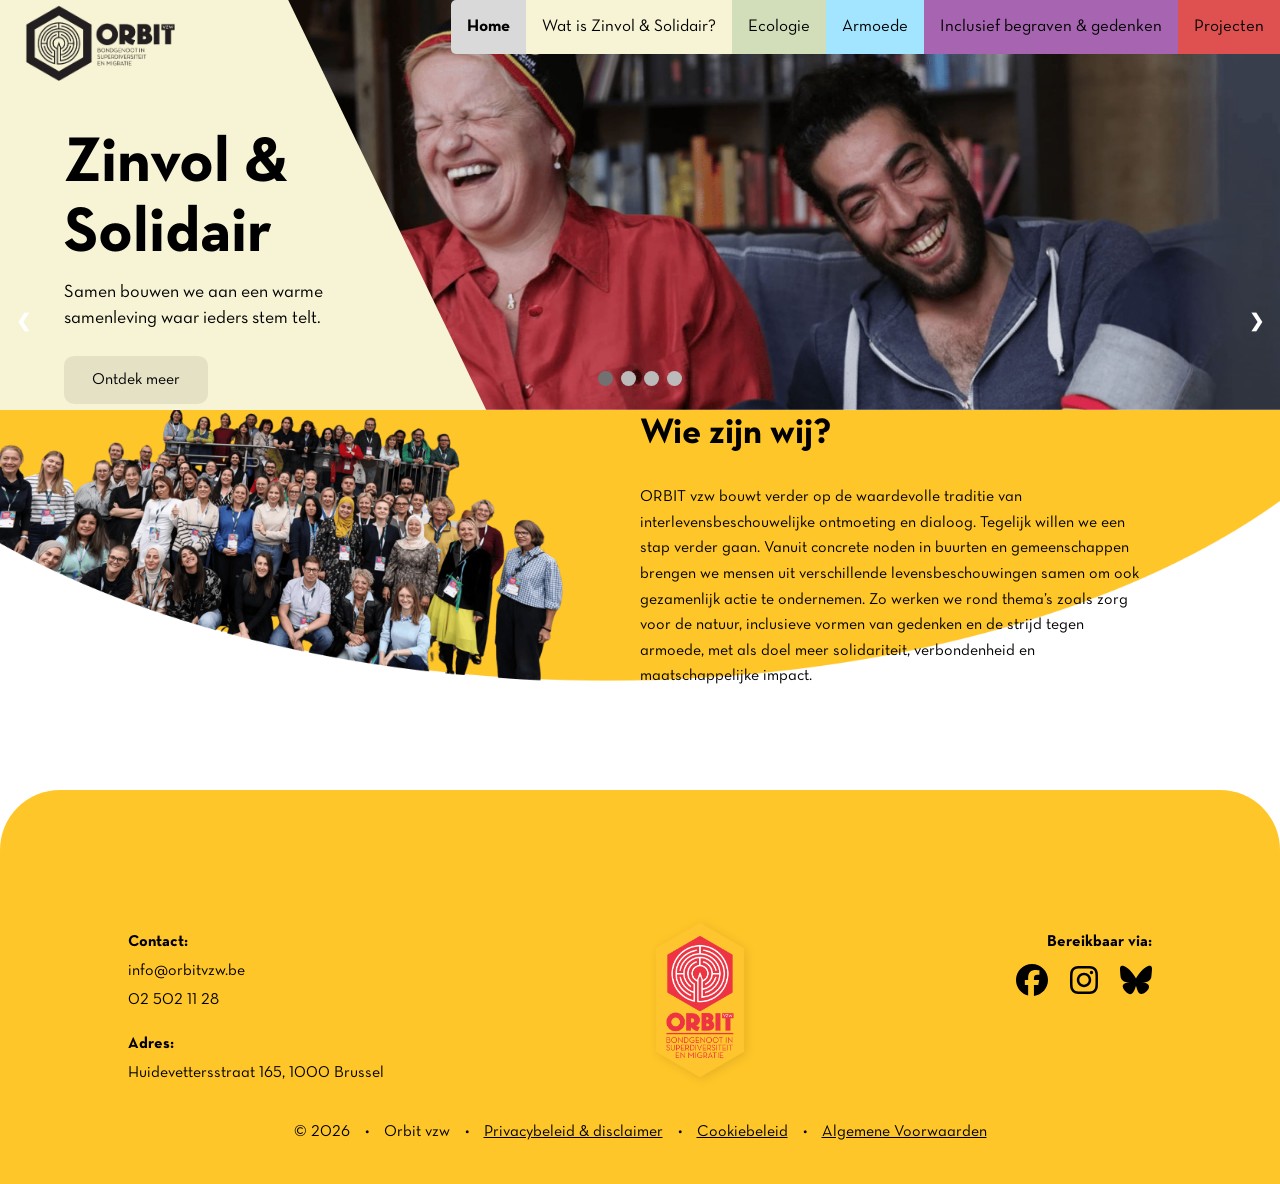
<file: index.html>
<!DOCTYPE html>
<html lang="en">
<head>
    <meta charset="UTF-8">
    <meta name="viewport" content="width=device-width, initial-scale=1.0">
    <title>Zinvol & Solidair</title>
    <meta property="og:locale" content="nl_NL">
    <meta property="og:image" content="https://www.orbitvzw.be/wp-content/uploads/2022/07/cropped-favicon-orbit-192x192.png">
    <meta property="og:type" content="website">
    <meta property="og:title" content="Zinvol & Solidair">
    <meta property="og:description" content="ORBIT schenkt ook aandacht aan het thema religie. We zoeken naar nieuwe manieren om interlevensbeschouwelijk met elkaar te interageren.">
    <link rel="stylesheet" href="style/style.css">
    <script src="main.js" defer></script>
        <link rel="icon" href="https://www.orbitvzw.be/wp-content/uploads/2022/07/cropped-favicon-orbit-32x32.png" sizes="32x32"/>
        <link rel="icon" href="https://www.orbitvzw.be/wp-content/uploads/2022/07/cropped-favicon-orbit-192x192.png" sizes="192x192"/>
        <link rel="apple-touch-icon" href="https://www.orbitvzw.be/wp-content/uploads/2022/07/cropped-favicon-orbit-180x180.png"/>
        <meta name="msapplication-TileImage" content="https://www.orbitvzw.be/wp-content/uploads/2022/07/cropped-favicon-orbit-270x270.png"/>
        
</head>

<body>
      <!-- Navigatie -->
    <nav class="nav">
        <div class="logo">
            <a href="index.html"><img src="assets/logo.png"></a>
        </div>

        <div class="hamburger" id="hamburger">
            <span></span>
            <span></span>
            <span></span>
        </div>
        <div class="nav-links" id="nav-links">
            <a class="active" id="home" href="index.html">Home</a>
            <a href="zinvol.html" id="zinvol">Wat is Zinvol & Solidair?</a>
            <a href="ecologie.html" id="ecologie">Ecologie</a>
            <a href="armoede.html" id="armoede">Armoede</a>
            <a href="begraven.html" id="begraven">Inclusief begraven & gedenken</a>
            <a href="projecten.html" id="projecten">Projecten</a>
        </div>
    </nav>

    <!-- Caroussel -->
    <div class="slideshow-container">
        <div class="mySlides">
            <div class="rect-slider">
                <svg preserveAspectRatio="none" xmlns="http://www.w3.org/2000/svg" viewBox="0 0 456 647" fill="none">
                <path d="M456 647L270.18 0H-61V647H456Z" fill="#F7F4D5"/>
                </svg>
            </div>
            <img src="assets/zinvol.jpg" style="width:100%">
            
            <div class="slider-content">
                <h2>Zinvol & Solidair</h2>
                <p>Samen bouwen we aan een warme samenleving waar ieders stem telt.</p>
                <a href="zinvol.html" class="btn-ontdek">Ontdek meer</a>
            </div>
        </div>

        <div class="mySlides">
            <div class="rect-slider">
                <svg preserveAspectRatio="none" xmlns="http://www.w3.org/2000/svg" viewBox="0 0 456 647" fill="none">
                <path d="M456 647L270.18 0H-61V647H456Z" fill="#d1deb9"/>
                </svg>
            </div>
            <img src="assets/ecologie.png" style="width:100%">
            
            <div class="slider-content">
                <h2>Ecologie</h2>
                <p>Van buurt tot planeet, klein handelen, groot verschil.</p>
                <a href="ecologie.html" class="btn-ontdek">Ontdek meer</a>
            </div>
        </div>

        <div class="mySlides">
            <div class="rect-slider">
                <svg preserveAspectRatio="none" xmlns="http://www.w3.org/2000/svg" viewBox="0 0 456 647" fill="none">
                <path d="M456 647L270.18 0H-61V647H456Z" fill="#A3E5FF"/>
                </svg>
            </div>
            <img src="assets/armoede.png" style="width:100%">
            
            <div class="slider-content">
                <h2>Armoede</h2>
                <p>Gelijke kansen voor iedereen, samen maken we een vuist tegen armoede.</p>
                <a href="armoede.html" class="btn-ontdek">Ontdek meer</a>
            </div>
        </div>

        <div class="mySlides">
            <div class="rect-slider">
                <svg preserveAspectRatio="none" xmlns="http://www.w3.org/2000/svg" viewBox="0 0 456 647" fill="none">
                <path d="M456 647L270.18 0H-61V647H456Z" fill="#A764B1"/>
                </svg>
            </div>
            <img src="assets/begraven.jpg" style="width:100%">
            
            <div class="slider-content">
                <h2>Begraven & gedenken</h2>
                <p>Ruimte en respect voor ieders persoonlijke manier van afscheid nemen.</p>
                <a href="begraven.html" class="btn-ontdek">Ontdek meer</a>
            </div>
        </div>
    </div>

    <!-- Next and previous buttons -->
        <a class="prev" onclick="plusSlides(-1)">&#10094;</a>
        <a class="next" onclick="plusSlides(1)">&#10095;</a>

    <!-- The dots/circles -->
    <div class="dot-container">
        <span class="dot" onclick="currentSlide(1)"></span>
        <span class="dot" onclick="currentSlide(2)"></span>
        <span class="dot" onclick="currentSlide(3)"></span>
        <span class="dot" onclick="currentSlide(4)"></span>
    </div>
        </div>

    <div class="text-homepage" style="background-image: url('assets/ellipsewithimg.png');">  
        <div class="text-content">
            <h1>Wie zijn wij?</h1>
            <p>ORBIT vzw bouwt verder op de waardevolle traditie van interlevensbeschouwelijke ontmoeting en dialoog. Tegelijk willen we een stap verder gaan. Vanuit concrete noden in buurten en gemeenschappen brengen we mensen uit verschillende levensbeschouwingen samen om ook gezamenlijk actie te ondernemen. Zo werken we rond thema’s zoals zorg voor de natuur, inclusieve vormen van gedenken en de strijd tegen armoede, met als doel meer solidariteit, verbondenheid en maatschappelijke impact.</p>
        </div>
    </div>

<div class="footer-back" style="background-image: url('assets/footerimg.png');">
    <footer>
        <div class="contact-data">
            <p><strong>Contact:</strong></p>
            <ul>
                <li><a href="mailto:info@orbitvzw.be">info@orbitvzw.be</a></li>
                <li>02 502 11 28</li>
            </ul>
            <p><strong>Adres:</strong></p>
            <ul>
                <li>Huidevettersstraat 165, 1000 Brussel</li>
            </ul>
        </div>

        <div class="footer-logo">
            <img src="assets/redlogo.png">
        </div>
        
        <div class="accessibility">
            <p><strong>Bereikbaar via:</strong></p>
            <div class="media">
                <a href="https://www.facebook.com/ORBITvzw" class="social-icon">
                    <svg xmlns="http://www.w3.org/2000/svg" viewBox="0 0 512 512"><path d="M512 256C512 114.6 397.4 0 256 0S0 114.6 0 256C0 376 82.7 476.8 194.2 504.5V334.2H141.4V256h52.8V222.3c0-87.1 39.4-127.5 125-127.5c16.2 0 44.2 3.2 55.7 6.4V172c-6-.6-16.5-1-29.6-1c-42 0-58.2 15.9-58.2 57.2V256h83.6l-14.4 78.2H287V510.1C413.8 494.8 512 386.9 512 256h0z"></path></svg>
                </a>
                <a href="https://www.instagram.com/orbit_vzw_/" class="social-icon">
                    <svg xmlns="http://www.w3.org/2000/svg" viewBox="0 0 448 512"><path d="M224.1 141c-63.6 0-114.9 51.3-114.9 114.9s51.3 114.9 114.9 114.9S339 319.5 339 255.9 287.7 141 224.1 141zm0 189.6c-41.1 0-74.7-33.5-74.7-74.7s33.5-74.7 74.7-74.7 74.7 33.5 74.7 74.7-33.6 74.7-74.7 74.7zm146.4-194.3c0 14.9-12 26.8-26.8 26.8-14.9 0-26.8-12-26.8-26.8s12-26.8 26.8-26.8 26.8 12 26.8 26.8zm76.1 27.2c-1.7-35.9-9.9-67.7-36.2-93.9-26.2-26.2-58-34.4-93.9-36.2-37-2.1-147.9-2.1-184.9 0-35.8 1.7-67.6 9.9-93.9 36.1s-34.4 58-36.2 93.9c-2.1 37-2.1 147.9 0 184.9 1.7 35.9 9.9 67.7 36.2 93.9s58 34.4 93.9 36.2c37 2.1 147.9 2.1 184.9 0 35.9-1.7 67.7-9.9 93.9-36.2 26.2-26.2 34.4-58 36.2-93.9 2.1-37 2.1-147.8 0-184.8zM398.8 388c-7.8 19.6-22.9 34.7-42.6 42.6-29.5 11.7-99.5 9-132.1 9s-102.7 2.6-132.1-9c-19.6-7.8-34.7-22.9-42.6-42.6-11.7-29.5-9-99.5-9-132.1s-2.6-102.7 9-132.1c7.8-19.6 22.9-34.7 42.6-42.6 29.5-11.7 99.5-9 132.1-9s102.7-2.6 132.1 9c19.6 7.8 34.7 22.9 42.6 42.6 11.7 29.5 9 99.5 9 132.1s2.7 102.7-9 132.1z"></path></svg>
                </a>
                <a href="https://bsky.app/profile/orbitvzw.bsky.social" class="social-icon">
                    <svg viewBox="0 0 24 24" xmlns="http://www.w3.org/2000/svg"><path d="M12 10.8c-1.087-2.114-4.046-6.053-6.798-7.995C2.566.944 1.561 1.266.902 1.565.139 1.908 0 3.08 0 3.768c0 .69.378 5.65.624 6.479.815 2.736 3.713 3.66 6.383 3.364.136-.02.275-.039.415-.056-.138.022-.276.04-.415.056-3.912.58-7.387 2.005-2.83 7.078 5.013 5.19 6.87-1.113 7.823-4.308.953 3.195 2.05 9.271 7.733 4.308 4.267-4.308 1.172-6.498-2.74-7.078a8.741 8.741 0 0 1-.415-.056c.14.017.279.036.415.056 2.67.297 5.568-.628 6.383-3.364.246-.828.624-5.79.624-6.478 0-.69-.139-1.861-.902-2.206-.659-.298-1.664-.62-4.3 1.24C16.046 4.748 13.087 8.687 12 10.8Z"></path></svg>
                </a>
            </div>
        </div>
    </footer>
    
<div class="page-data">
        <ul>
            <li>© 2026</li>
            <li>Orbit vzw</li>
            <li><a href="#">Privacybeleid & disclaimer</a></li>
            <li><a href="#">Cookiebeleid</a></li>
            <li><a href="#">Algemene Voorwaarden</a></li>
        </ul>
    </div>
</div>
</body>
</html>
</file>
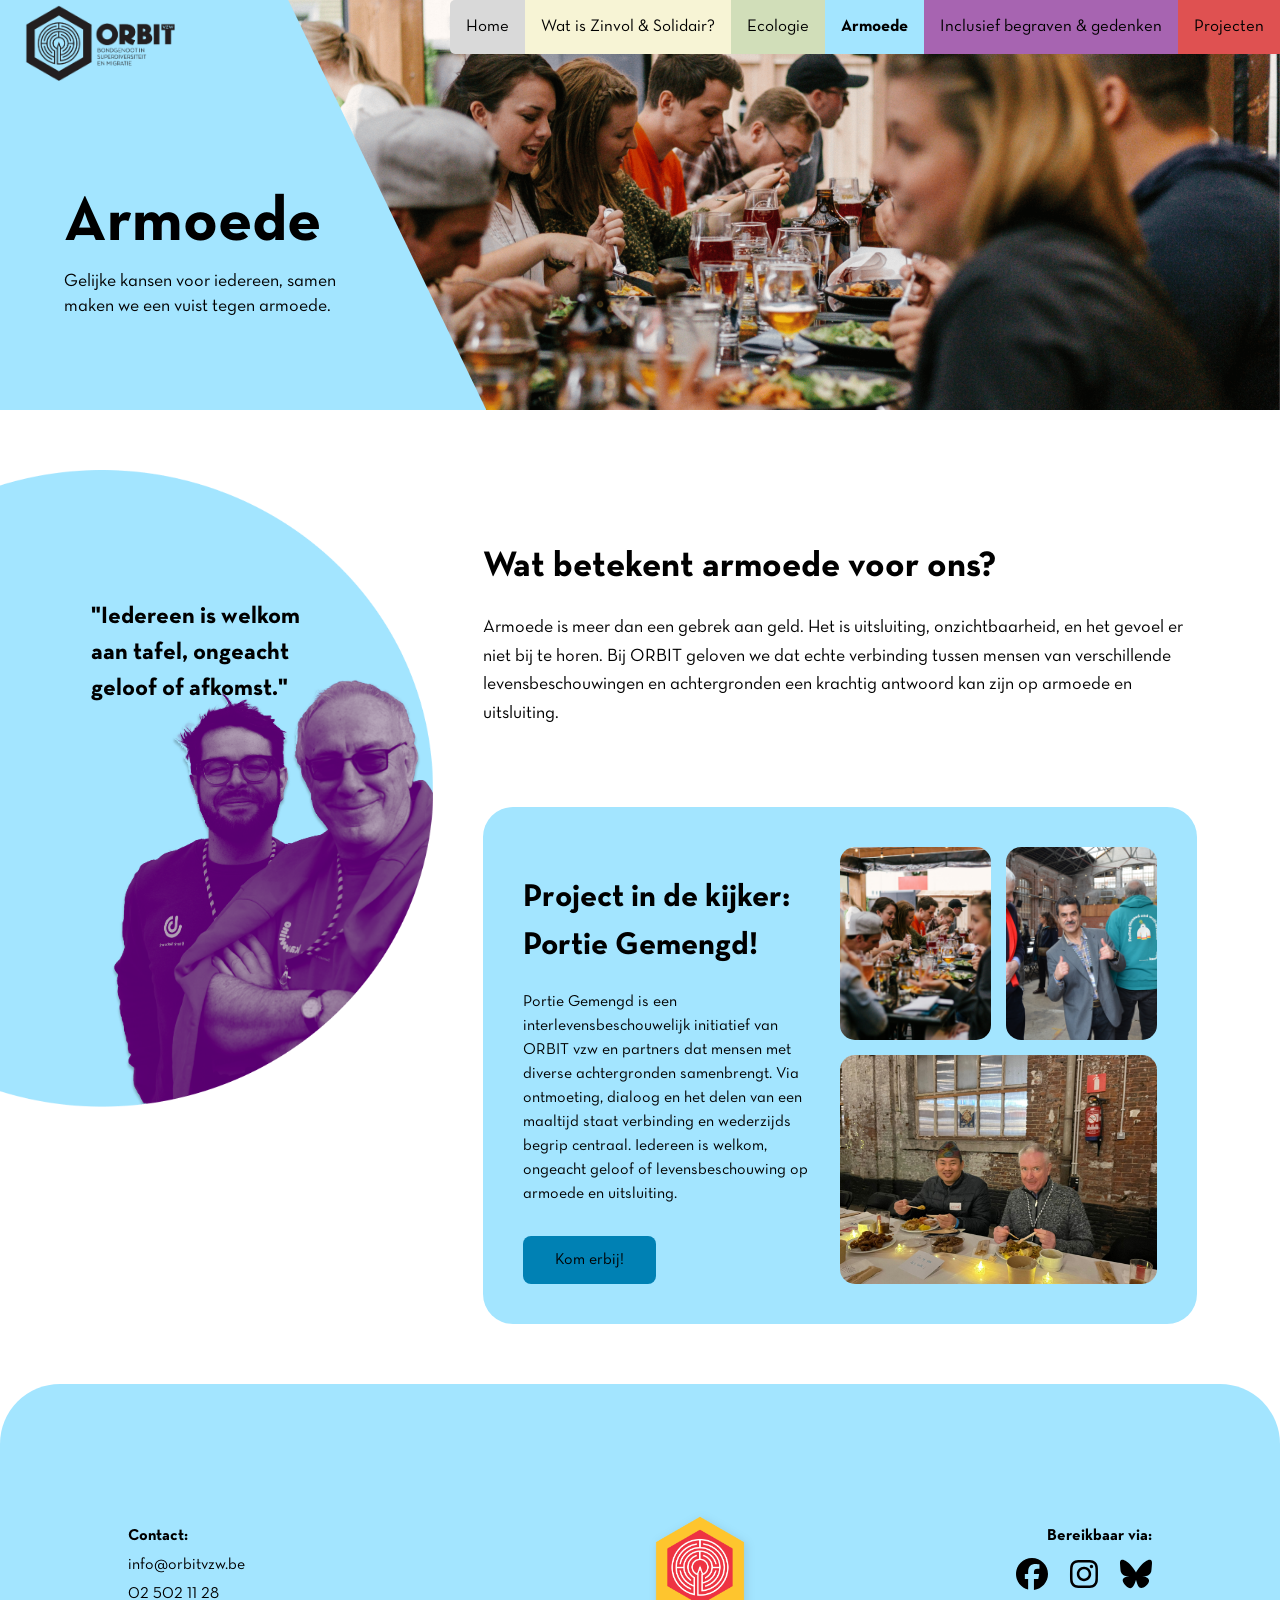
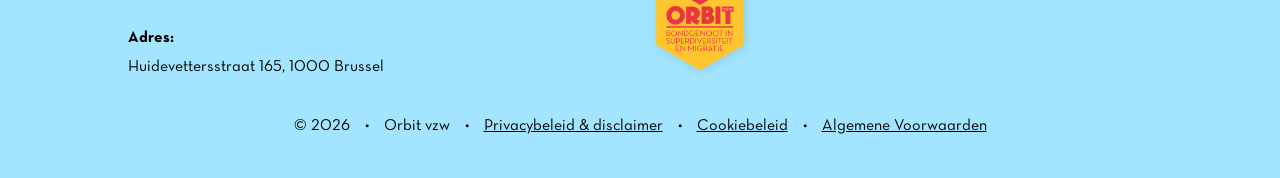
<file: armoede.html>
<!DOCTYPE html>
<html lang="en">
	<head>
		<meta charset="UTF-8" />
		<meta name="viewport" content="width=device-width, initial-scale=1.0" />
		<title>Armoede</title>
		<link rel="stylesheet" href="style/style.css">
		<script src="main.js" defer></script>
        <link rel="icon" href="https://www.orbitvzw.be/wp-content/uploads/2022/07/cropped-favicon-orbit-32x32.png" sizes="32x32"/>
        <link rel="icon" href="https://www.orbitvzw.be/wp-content/uploads/2022/07/cropped-favicon-orbit-192x192.png" sizes="192x192"/>
        <link rel="apple-touch-icon" href="https://www.orbitvzw.be/wp-content/uploads/2022/07/cropped-favicon-orbit-180x180.png"/>
        <meta name="msapplication-TileImage" content="https://www.orbitvzw.be/wp-content/uploads/2022/07/cropped-favicon-orbit-270x270.png"/>
	</head>
	<body>
		 <!-- Navigatie -->
		<nav class="nav">
        <div class="logo">
            <a href="index.html"><img src="assets/logo.png"></a>
        </div>

        <div class="hamburger" id="hamburger">
            <span></span>
            <span></span>
            <span></span>
        </div>
        <div class="nav-links" id="nav-links">
            <a id="home" href="index.html">Home</a>
            <a href="zinvol.html" id="zinvol">Wat is Zinvol & Solidair?</a>
            <a href="ecologie.html" id="ecologie">Ecologie</a>
            <a class="active href="armoede.html" id="armoede">Armoede</a>
            <a href="begraven.html" id="begraven">Inclusief begraven & gedenken</a>
            <a href="projecten.html" id="projecten">Projecten</a>
        </div>
    </nav>

		<div class="mySlides">
            <div class="rect-slider">
                <svg preserveAspectRatio="none" xmlns="http://www.w3.org/2000/svg" viewBox="0 0 456 647" fill="none">
                <path d="M456 647L270.18 0H-61V647H456Z" fill="#A3E5FF"/>
                </svg>
            </div>
            <img src="assets/armoede.png" style="width:100%">
            
            <div class="slider-content">
                <h2>Armoede</h2>
                <p>Gelijke kansen voor iedereen, samen maken we een vuist tegen armoede.</p>
            </div>
        </div>

		<div class="topic-container">

			<div style="background-image: url('assets/bg-quotearmoede.png');" class="topic-quote-box">
				<h3>"Iedereen is welkom aan tafel, ongeacht geloof of afkomst."</h3>
			</div>
			
			<div class="topic-right-column">
				
				<div class="topic-text">
					<h2>Wat betekent armoede voor ons?</h2>
					<p>Armoede is meer dan een gebrek aan geld. Het is uitsluiting, onzichtbaarheid, en het gevoel er niet bij te horen. Bij ORBIT geloven we dat echte verbinding tussen mensen van verschillende levensbeschouwingen en achtergronden een krachtig antwoord kan zijn op armoede en uitsluiting.</p>
				</div>

				<div class="project-card bg-armoede">
					<div class="project-text">
						<h2>Project in de kijker: <br>Portie Gemengd!</h2>
						<p>Portie Gemengd is een interlevensbeschouwelijk initiatief van ORBIT vzw en partners dat mensen met diverse achtergronden samenbrengt. Via ontmoeting, dialoog en het delen van een maaltijd staat verbinding en wederzijds begrip centraal. Iedereen is welkom, ongeacht geloof of levensbeschouwing op armoede en uitsluiting.</p>
						<a href="form.html" class="btn-actie">Kom erbij!</a>
					</div>
					
					<div class="project-images">
						<img src="assets/projectarmoede1.png">
						<img src="assets/projectarmoede2.png">
						<img src="assets/projectarmoede3.jpeg" class="img-wide">
					</div>
				</div>

        </div> </div>

		<div class="footer-back" style="background-image: url('assets/footerimgblue.png');">
    <footer>
        <div class="contact-data">
            <p><strong>Contact:</strong></p>
            <ul>
                <li><a href="mailto:info@orbitvzw.be">info@orbitvzw.be</a></li>
                <li>02 502 11 28</li>
            </ul>
            <p><strong>Adres:</strong></p>
            <ul>
                <li>Huidevettersstraat 165, 1000 Brussel</li>
            </ul>
        </div>

        <div class="footer-logo">
            <img src="assets/redlogo.png">
        </div>
        
        <div class="accessibility">
            <p><strong>Bereikbaar via:</strong></p>
            <div class="media">
                <a href="https://www.facebook.com/ORBITvzw" class="social-icon">
                    <svg xmlns="http://www.w3.org/2000/svg" viewBox="0 0 512 512"><path d="M512 256C512 114.6 397.4 0 256 0S0 114.6 0 256C0 376 82.7 476.8 194.2 504.5V334.2H141.4V256h52.8V222.3c0-87.1 39.4-127.5 125-127.5c16.2 0 44.2 3.2 55.7 6.4V172c-6-.6-16.5-1-29.6-1c-42 0-58.2 15.9-58.2 57.2V256h83.6l-14.4 78.2H287V510.1C413.8 494.8 512 386.9 512 256h0z"></path></svg>
                </a>
                <a href="https://www.instagram.com/orbit_vzw_/" class="social-icon">
                    <svg xmlns="http://www.w3.org/2000/svg" viewBox="0 0 448 512"><path d="M224.1 141c-63.6 0-114.9 51.3-114.9 114.9s51.3 114.9 114.9 114.9S339 319.5 339 255.9 287.7 141 224.1 141zm0 189.6c-41.1 0-74.7-33.5-74.7-74.7s33.5-74.7 74.7-74.7 74.7 33.5 74.7 74.7-33.6 74.7-74.7 74.7zm146.4-194.3c0 14.9-12 26.8-26.8 26.8-14.9 0-26.8-12-26.8-26.8s12-26.8 26.8-26.8 26.8 12 26.8 26.8zm76.1 27.2c-1.7-35.9-9.9-67.7-36.2-93.9-26.2-26.2-58-34.4-93.9-36.2-37-2.1-147.9-2.1-184.9 0-35.8 1.7-67.6 9.9-93.9 36.1s-34.4 58-36.2 93.9c-2.1 37-2.1 147.9 0 184.9 1.7 35.9 9.9 67.7 36.2 93.9s58 34.4 93.9 36.2c37 2.1 147.9 2.1 184.9 0 35.9-1.7 67.7-9.9 93.9-36.2 26.2-26.2 34.4-58 36.2-93.9 2.1-37 2.1-147.8 0-184.8zM398.8 388c-7.8 19.6-22.9 34.7-42.6 42.6-29.5 11.7-99.5 9-132.1 9s-102.7 2.6-132.1-9c-19.6-7.8-34.7-22.9-42.6-42.6-11.7-29.5-9-99.5-9-132.1s-2.6-102.7 9-132.1c7.8-19.6 22.9-34.7 42.6-42.6 29.5-11.7 99.5-9 132.1-9s102.7-2.6 132.1 9c19.6 7.8 34.7 22.9 42.6 42.6 11.7 29.5 9 99.5 9 132.1s2.7 102.7-9 132.1z"></path></svg>
                </a>
                <a href="https://bsky.app/profile/orbitvzw.bsky.social" class="social-icon">
                    <svg viewBox="0 0 24 24" xmlns="http://www.w3.org/2000/svg"><path d="M12 10.8c-1.087-2.114-4.046-6.053-6.798-7.995C2.566.944 1.561 1.266.902 1.565.139 1.908 0 3.08 0 3.768c0 .69.378 5.65.624 6.479.815 2.736 3.713 3.66 6.383 3.364.136-.02.275-.039.415-.056-.138.022-.276.04-.415.056-3.912.58-7.387 2.005-2.83 7.078 5.013 5.19 6.87-1.113 7.823-4.308.953 3.195 2.05 9.271 7.733 4.308 4.267-4.308 1.172-6.498-2.74-7.078a8.741 8.741 0 0 1-.415-.056c.14.017.279.036.415.056 2.67.297 5.568-.628 6.383-3.364.246-.828.624-5.79.624-6.478 0-.69-.139-1.861-.902-2.206-.659-.298-1.664-.62-4.3 1.24C16.046 4.748 13.087 8.687 12 10.8Z"></path></svg>
                </a>
            </div>
        </div>
    </footer>
    
<div class="page-data">
        <ul>
            <li>© 2026</li>
            <li>Orbit vzw</li>
            <li><a href="#">Privacybeleid & disclaimer</a></li>
            <li><a href="#">Cookiebeleid</a></li>
            <li><a href="#">Algemene Voorwaarden</a></li>
        </ul>
    </div>
</div>
	</body>
</html>
</file>
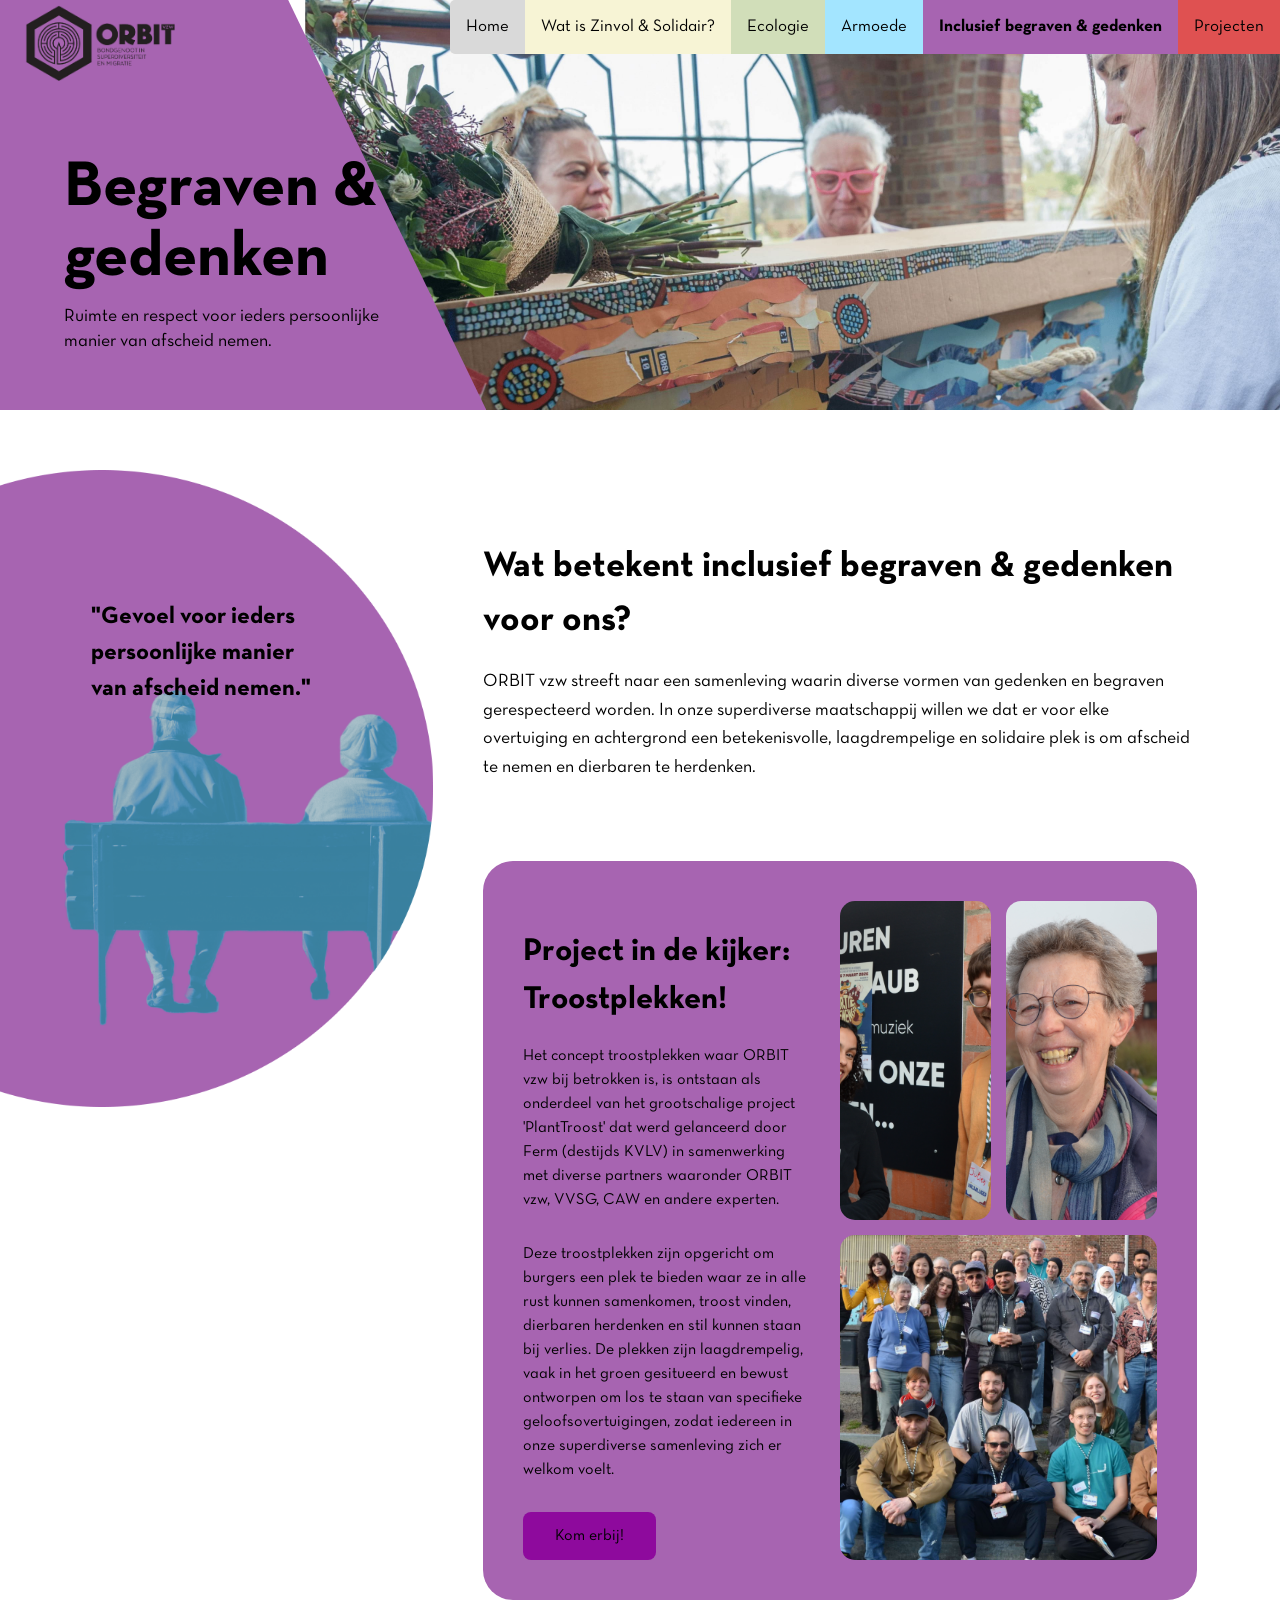
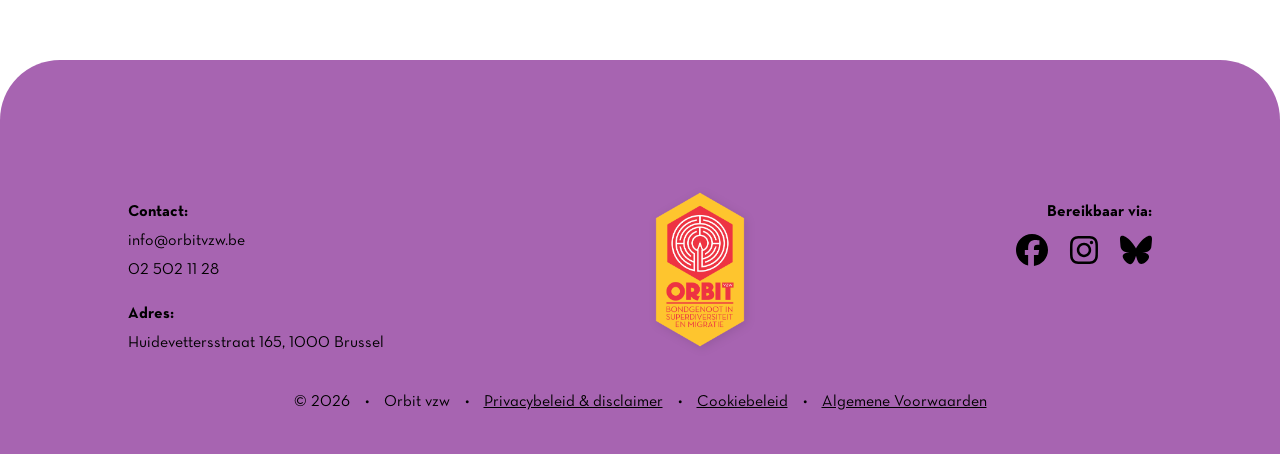
<file: begraven.html>
<!DOCTYPE html>
<html lang="en">
    <head>
        <meta charset="UTF-8" />
        <meta name="viewport" content="width=device-width, initial-scale=1.0" />
        <title>Inclusief Begraven & Gedenken</title>
        <link rel="stylesheet" href="style/style.css" />
        <script src="main.js" defer></script>
        <link rel="icon" href="https://www.orbitvzw.be/wp-content/uploads/2022/07/cropped-favicon-orbit-32x32.png" sizes="32x32"/>
        <link rel="icon" href="https://www.orbitvzw.be/wp-content/uploads/2022/07/cropped-favicon-orbit-192x192.png" sizes="192x192"/>
        <link rel="apple-touch-icon" href="https://www.orbitvzw.be/wp-content/uploads/2022/07/cropped-favicon-orbit-180x180.png"/>
        <meta name="msapplication-TileImage" content="https://www.orbitvzw.be/wp-content/uploads/2022/07/cropped-favicon-orbit-270x270.png"/>
    </head>
    <body>
        <nav class="nav">
        <div class="logo">
            <a href="index.html"><img src="assets/logo.png"></a>
        </div>

        <div class="hamburger" id="hamburger">
            <span></span>
            <span></span>
            <span></span>
        </div>
        <div class="nav-links" id="nav-links">
            <a id="home" href="index.html">Home</a>
            <a href="zinvol.html" id="zinvol">Wat is Zinvol & Solidair?</a>
            <a href="ecologie.html" id="ecologie">Ecologie</a>
            <a href="armoede.html" id="armoede">Armoede</a>
            <a class="active href="begraven.html" id="begraven">Inclusief begraven & gedenken</a>
            <a href="projecten.html" id="projecten">Projecten</a>
        </div>
    </nav>

        <div class="mySlides">
            <div class="rect-slider">
                <svg preserveAspectRatio="none" xmlns="http://www.w3.org/2000/svg" viewBox="0 0 456 647" fill="none">
                <path d="M456 647L270.18 0H-61V647H456Z" fill="#A764B1"/>
                </svg>
            </div>
            <img src="assets/begraven.jpg" style="width:100%">
            
            <div class="slider-content">
                <h2>Begraven & gedenken</h2>
                <p>Ruimte en respect voor ieders persoonlijke manier van afscheid nemen.</p>
            </div>
        </div>

        <div class="topic-container">

            <div style="background-image: url('assets/bg-quotebegraven.png');" class="topic-quote-box">
                <h3>"Gevoel voor ieders persoonlijke manier van afscheid nemen."</h3>
            </div>
            
            <div class="topic-right-column">
                
                <div class="topic-text">
                    <h2>Wat betekent inclusief begraven & gedenken voor ons?</h2>
                    <p>ORBIT vzw streeft naar een samenleving waarin diverse vormen van gedenken en begraven gerespecteerd worden. In onze superdiverse maatschappij willen we dat er voor elke overtuiging en achtergrond een betekenisvolle, laagdrempelige en solidaire plek is om afscheid te nemen en dierbaren te herdenken.</p>
                </div>

                <div class="project-card bg-begraven">
                    <div class="project-text">
                        <h2>Project in de kijker:<br>Troostplekken!</h2>
                        <p>Het concept troostplekken waar ORBIT vzw bij betrokken is, is ontstaan als onderdeel van het grootschalige project 'PlantTroost' dat werd gelanceerd door Ferm (destijds KVLV) in samenwerking met diverse partners waaronder ORBIT vzw, VVSG, CAW en andere experten.</p>
                        <p>Deze troostplekken zijn opgericht om burgers een plek te bieden waar ze in alle rust kunnen samenkomen, troost vinden, dierbaren herdenken en stil kunnen staan bij verlies. De plekken zijn laagdrempelig, vaak in het groen gesitueerd en bewust ontworpen om los te staan van specifieke geloofsovertuigingen, zodat iedereen in onze superdiverse samenleving zich er welkom voelt.</p>
                        <a href="form.html" class="btn-actie">Kom erbij!</a>
                    </div>
                    
                    <div class="project-images">
                        <img src="assets/projectbegraven1.png" alt="Begraven project 1">
                        <img src="assets/projectbegraven2.png" alt="Begraven project 2">
                        <img src="assets/projectbegraven3.jpg" class="img-wide">
                    </div>
                </div>

            </div> </div> <div class="footer-back" style="background-image: url('assets/footerimgpurple.png');">
            <footer>
                <div class="contact-data">
                    <p><strong>Contact:</strong></p>
                    <ul>
                        <li><a href="mailto:info@orbitvzw.be">info@orbitvzw.be</a></li>
                        <li>02 502 11 28</li>
                    </ul>
                    <p><strong>Adres:</strong></p>
                    <ul>
                        <li>Huidevettersstraat 165, 1000 Brussel</li>
                    </ul>
                </div>

                <div class="footer-logo">
                    <img src="assets/redlogo.png" alt="Orbit vzw Logo">
                </div>
                
                <div class="accessibility">
                    <p><strong>Bereikbaar via:</strong></p>
                    <div class="media">
                        <a href="https://www.facebook.com/ORBITvzw" class="social-icon">
                            <svg xmlns="http://www.w3.org/2000/svg" viewBox="0 0 512 512"><path d="M512 256C512 114.6 397.4 0 256 0S0 114.6 0 256C0 376 82.7 476.8 194.2 504.5V334.2H141.4V256h52.8V222.3c0-87.1 39.4-127.5 125-127.5c16.2 0 44.2 3.2 55.7 6.4V172c-6-.6-16.5-1-29.6-1c-42 0-58.2 15.9-58.2 57.2V256h83.6l-14.4 78.2H287V510.1C413.8 494.8 512 386.9 512 256h0z"></path></svg>
                        </a>
                        <a href="https://www.instagram.com/orbit_vzw_/" class="social-icon">
                            <svg xmlns="http://www.w3.org/2000/svg" viewBox="0 0 448 512"><path d="M224.1 141c-63.6 0-114.9 51.3-114.9 114.9s51.3 114.9 114.9 114.9S339 319.5 339 255.9 287.7 141 224.1 141zm0 189.6c-41.1 0-74.7-33.5-74.7-74.7s33.5-74.7 74.7-74.7 74.7 33.5 74.7 74.7-33.6 74.7-74.7 74.7zm146.4-194.3c0 14.9-12 26.8-26.8 26.8-14.9 0-26.8-12-26.8-26.8s12-26.8 26.8-26.8 26.8 12 26.8 26.8zm76.1 27.2c-1.7-35.9-9.9-67.7-36.2-93.9-26.2-26.2-58-34.4-93.9-36.2-37-2.1-147.9-2.1-184.9 0-35.8 1.7-67.6 9.9-93.9 36.1s-34.4 58-36.2 93.9c-2.1 37-2.1 147.9 0 184.9 1.7 35.9 9.9 67.7 36.2 93.9s58 34.4 93.9 36.2c37 2.1 147.9 2.1 184.9 0 35.9-1.7 67.7-9.9 93.9-36.2 26.2-26.2 34.4-58 36.2-93.9 2.1-37 2.1-147.8 0-184.8zM398.8 388c-7.8 19.6-22.9 34.7-42.6 42.6-29.5 11.7-99.5 9-132.1 9s-102.7 2.6-132.1-9c-19.6-7.8-34.7-22.9-42.6-42.6-11.7-29.5-9-99.5-9-132.1s-2.6-102.7 9-132.1c7.8-19.6 22.9-34.7 42.6-42.6 29.5-11.7 99.5-9 132.1-9s102.7-2.6 132.1 9c19.6 7.8 34.7 22.9 42.6 42.6 11.7 29.5 9 99.5 9 132.1s2.7 102.7-9 132.1z"></path></svg>
                        </a>
                        <a href="https://bsky.app/profile/orbitvzw.bsky.social" class="social-icon">
                            <svg viewBox="0 0 24 24" xmlns="http://www.w3.org/2000/svg"><path d="M12 10.8c-1.087-2.114-4.046-6.053-6.798-7.995C2.566.944 1.561 1.266.902 1.565.139 1.908 0 3.08 0 3.768c0 .69.378 5.65.624 6.479.815 2.736 3.713 3.66 6.383 3.364.136-.02.275-.039.415-.056-.138.022-.276.04-.415.056-3.912.58-7.387 2.005-2.83 7.078 5.013 5.19 6.87-1.113 7.823-4.308.953 3.195 2.05 9.271 7.733 4.308 4.267-4.308 1.172-6.498-2.74-7.078a8.741 8.741 0 0 1-.415-.056c.14.017.279.036.415.056 2.67.297 5.568-.628 6.383-3.364.246-.828.624-5.79.624-6.478 0-.69-.139-1.861-.902-2.206-.659-.298-1.664-.62-4.3 1.24C16.046 4.748 13.087 8.687 12 10.8Z"></path></svg>
                        </a>
                    </div>
                </div>
            </footer>
            
            <div class="page-data">
                <ul>
                    <li>© 2026</li>
                    <li>Orbit vzw</li>
                    <li><a href="#">Privacybeleid & disclaimer</a></li>
                    <li><a href="#">Cookiebeleid</a></li>
                    <li><a href="#">Algemene Voorwaarden</a></li>
                </ul>
            </div>
        </div>
    </body>
</html>
</file>
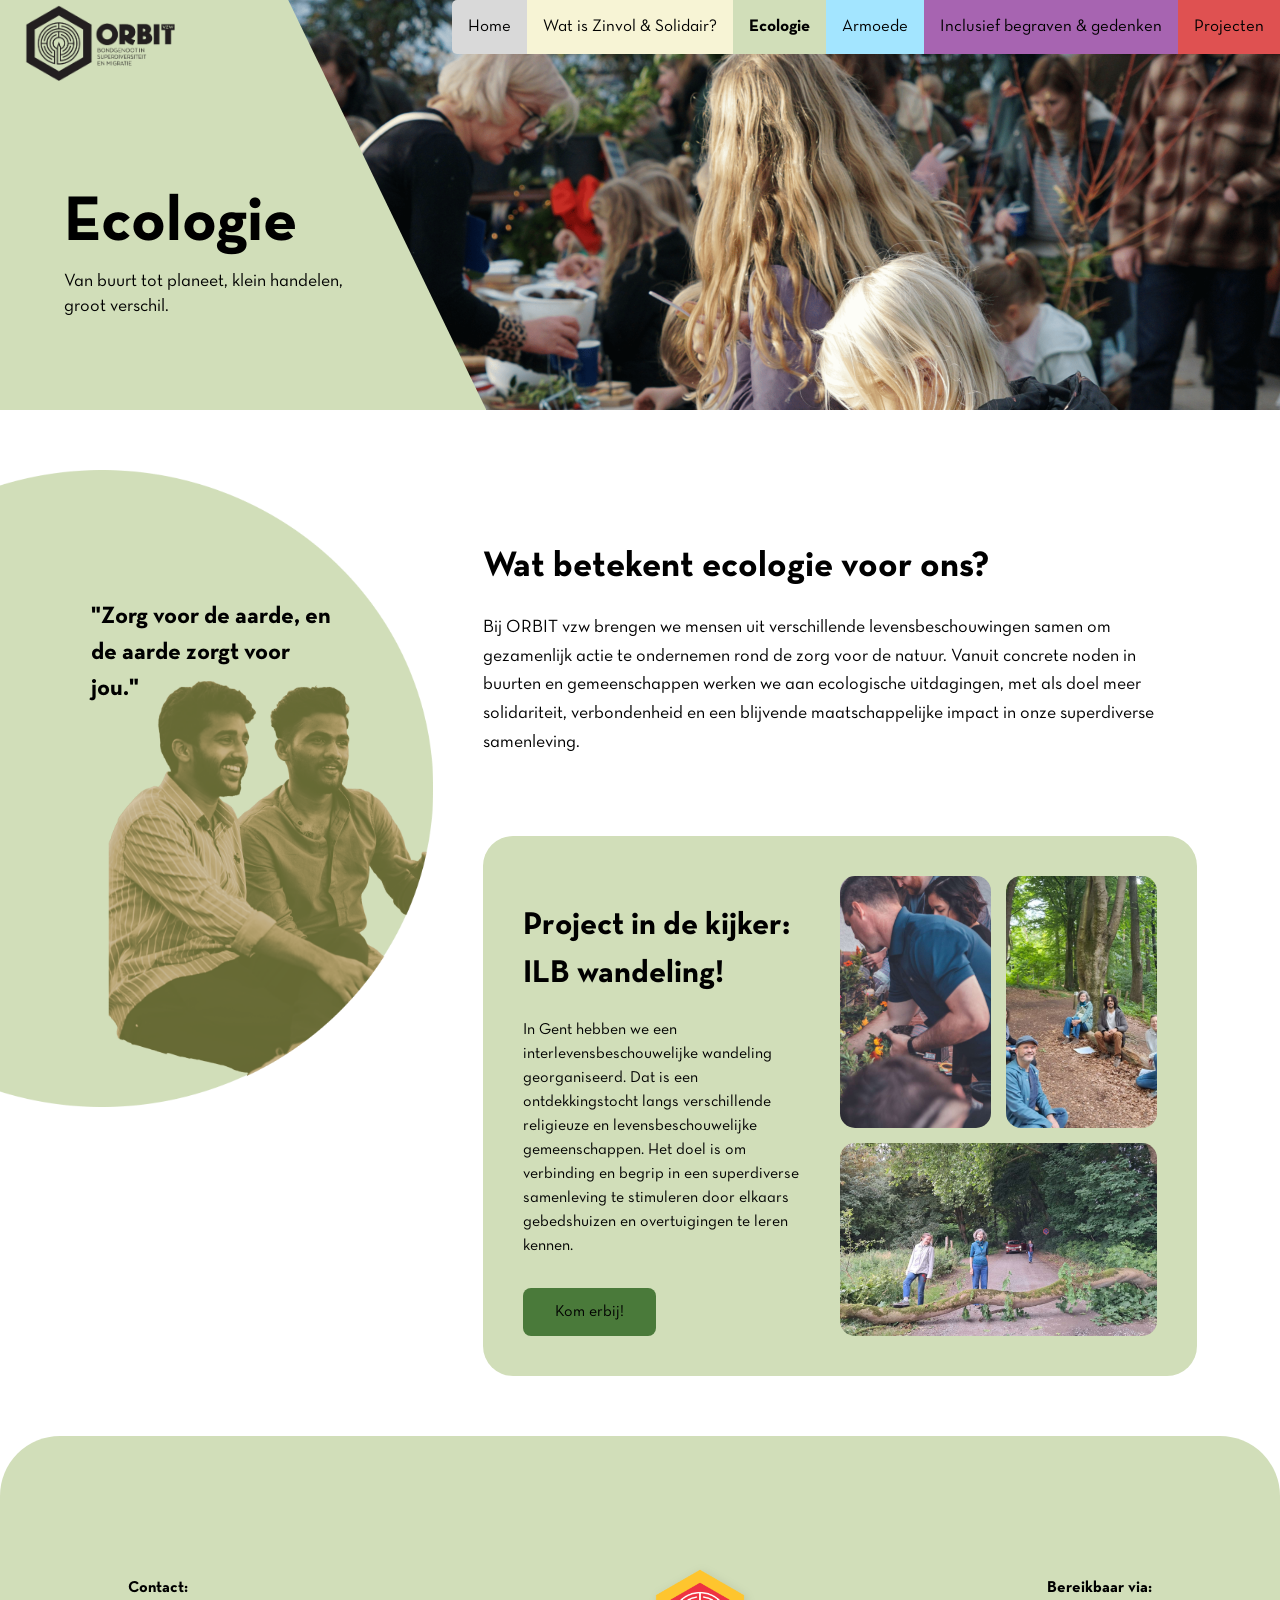
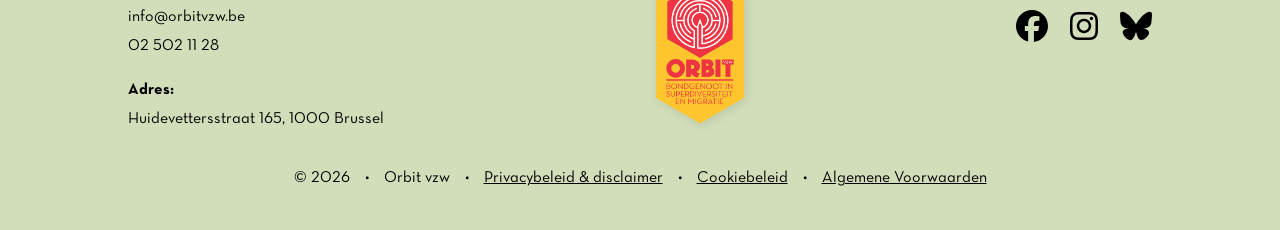
<file: ecologie.html>
<!DOCTYPE html>
<html lang="en">
    <head>
        <meta charset="UTF-8" />
        <meta name="viewport" content="width=device-width, initial-scale=1.0" />
        <title>Ecologie</title>
        <link rel="stylesheet" href="style/style.css" />
        <script src="main.js" defer></script>
        <link rel="icon" href="https://www.orbitvzw.be/wp-content/uploads/2022/07/cropped-favicon-orbit-32x32.png" sizes="32x32"/>
        <link rel="icon" href="https://www.orbitvzw.be/wp-content/uploads/2022/07/cropped-favicon-orbit-192x192.png" sizes="192x192"/>
        <link rel="apple-touch-icon" href="https://www.orbitvzw.be/wp-content/uploads/2022/07/cropped-favicon-orbit-180x180.png"/>
        <meta name="msapplication-TileImage" content="https://www.orbitvzw.be/wp-content/uploads/2022/07/cropped-favicon-orbit-270x270.png"/>
    </head>
    <body>
        <nav class="nav">
        <div class="logo">
            <a href="index.html"><img src="assets/logo.png"></a>
        </div>

        <div class="hamburger" id="hamburger">
            <span></span>
            <span></span>
            <span></span>
        </div>
        <div class="nav-links" id="nav-links">
            <a id="home" href="index.html">Home</a>
            <a href="zinvol.html" id="zinvol">Wat is Zinvol & Solidair?</a>
            <a class="active href="ecologie.html" id="ecologie">Ecologie</a>
            <a href="armoede.html" id="armoede">Armoede</a>
            <a href="begraven.html" id="begraven">Inclusief begraven & gedenken</a>
            <a href="projecten.html" id="projecten">Projecten</a>
        </div>
    </nav>

            <div class="mySlides">
            <div class="rect-slider">
                <svg preserveAspectRatio="none" xmlns="http://www.w3.org/2000/svg" viewBox="0 0 456 647" fill="none">
                <path d="M456 647L270.18 0H-61V647H456Z" fill="#d1deb9"/>
                </svg>
            </div>
            <img src="assets/ecologie.png" style="width:100%">
            
            <div class="slider-content">
                <h2>Ecologie</h2>
                <p>Van buurt tot planeet, klein handelen, groot verschil.</p>
            </div>
        </div>

        <div class="topic-container">

            <div style="background-image: url('assets/bg-quoteecologie.png');" class="topic-quote-box">
                <h3>"Zorg voor de aarde, en de aarde zorgt voor jou."</h3>
            </div>
            
            <div class="topic-right-column">
                
                <div class="topic-text">
                    <h2>Wat betekent ecologie voor ons?</h2>
                    <p>Bij ORBIT vzw brengen we mensen uit verschillende levensbeschouwingen samen om gezamenlijk actie te ondernemen rond de zorg voor de natuur. Vanuit concrete noden in buurten en gemeenschappen werken we aan ecologische uitdagingen, met als doel meer solidariteit, verbondenheid en een blijvende maatschappelijke impact in onze superdiverse samenleving.</p>
                </div>

                <div class="project-card bg-ecologie">
                    <div class="project-text">
                        <h2>Project in de kijker:<br>ILB wandeling!</h2>
                        <p>In Gent hebben we een interlevensbeschouwelijke wandeling georganiseerd. Dat is een ontdekkingstocht langs verschillende religieuze en levensbeschouwelijke gemeenschappen. Het doel is om verbinding en begrip in een superdiverse samenleving te stimuleren door elkaars gebedshuizen en overtuigingen te leren kennen.</p>
                        <a href="form.html" class="btn-actie">Kom erbij!</a>
                    </div>
                    
                    <div class="project-images">
                        <img src="assets/projectecologie1.jpg">
                        <img src="assets/projectecologie2.jpg">
                        <img src="assets/projectecologie3.jpg" class="img-wide">
                    </div>
                </div>

            </div> </div> <div class="footer-back" style="background-image: url('assets/footerimggreen.png');">
            <footer>
                <div class="contact-data">
                    <p><strong>Contact:</strong></p>
                    <ul>
                        <li><a href="mailto:info@orbitvzw.be">info@orbitvzw.be</a></li>
                        <li>02 502 11 28</li>
                    </ul>
                    <p><strong>Adres:</strong></p>
                    <ul>
                        <li>Huidevettersstraat 165, 1000 Brussel</li>
                    </ul>
                </div>

                <div class="footer-logo">
                    <img src="assets/redlogo.png" alt="Orbit vzw Logo">
                </div>
                
                <div class="accessibility">
                    <p><strong>Bereikbaar via:</strong></p>
                    <div class="media">
                        <a href="https://www.facebook.com/ORBITvzw" class="social-icon">
                            <svg xmlns="http://www.w3.org/2000/svg" viewBox="0 0 512 512"><path d="M512 256C512 114.6 397.4 0 256 0S0 114.6 0 256C0 376 82.7 476.8 194.2 504.5V334.2H141.4V256h52.8V222.3c0-87.1 39.4-127.5 125-127.5c16.2 0 44.2 3.2 55.7 6.4V172c-6-.6-16.5-1-29.6-1c-42 0-58.2 15.9-58.2 57.2V256h83.6l-14.4 78.2H287V510.1C413.8 494.8 512 386.9 512 256h0z"></path></svg>
                        </a>
                        <a href="https://www.instagram.com/orbit_vzw_/" class="social-icon">
                            <svg xmlns="http://www.w3.org/2000/svg" viewBox="0 0 448 512"><path d="M224.1 141c-63.6 0-114.9 51.3-114.9 114.9s51.3 114.9 114.9 114.9S339 319.5 339 255.9 287.7 141 224.1 141zm0 189.6c-41.1 0-74.7-33.5-74.7-74.7s33.5-74.7 74.7-74.7 74.7 33.5 74.7 74.7-33.6 74.7-74.7 74.7zm146.4-194.3c0 14.9-12 26.8-26.8 26.8-14.9 0-26.8-12-26.8-26.8s12-26.8 26.8-26.8 26.8 12 26.8 26.8zm76.1 27.2c-1.7-35.9-9.9-67.7-36.2-93.9-26.2-26.2-58-34.4-93.9-36.2-37-2.1-147.9-2.1-184.9 0-35.8 1.7-67.6 9.9-93.9 36.1s-34.4 58-36.2 93.9c-2.1 37-2.1 147.9 0 184.9 1.7 35.9 9.9 67.7 36.2 93.9s58 34.4 93.9 36.2c37 2.1 147.9 2.1 184.9 0 35.9-1.7 67.7-9.9 93.9-36.2 26.2-26.2 34.4-58 36.2-93.9 2.1-37 2.1-147.8 0-184.8zM398.8 388c-7.8 19.6-22.9 34.7-42.6 42.6-29.5 11.7-99.5 9-132.1 9s-102.7 2.6-132.1-9c-19.6-7.8-34.7-22.9-42.6-42.6-11.7-29.5-9-99.5-9-132.1s-2.6-102.7 9-132.1c7.8-19.6 22.9-34.7 42.6-42.6 29.5-11.7 99.5-9 132.1-9s102.7-2.6 132.1 9c19.6 7.8 34.7 22.9 42.6 42.6 11.7 29.5 9 99.5 9 132.1s2.7 102.7-9 132.1z"></path></svg>
                        </a>
                        <a href="https://bsky.app/profile/orbitvzw.bsky.social" class="social-icon">
                            <svg viewBox="0 0 24 24" xmlns="http://www.w3.org/2000/svg"><path d="M12 10.8c-1.087-2.114-4.046-6.053-6.798-7.995C2.566.944 1.561 1.266.902 1.565.139 1.908 0 3.08 0 3.768c0 .69.378 5.65.624 6.479.815 2.736 3.713 3.66 6.383 3.364.136-.02.275-.039.415-.056-.138.022-.276.04-.415.056-3.912.58-7.387 2.005-2.83 7.078 5.013 5.19 6.87-1.113 7.823-4.308.953 3.195 2.05 9.271 7.733 4.308 4.267-4.308 1.172-6.498-2.74-7.078a8.741 8.741 0 0 1-.415-.056c.14.017.279.036.415.056 2.67.297 5.568-.628 6.383-3.364.246-.828.624-5.79.624-6.478 0-.69-.139-1.861-.902-2.206-.659-.298-1.664-.62-4.3 1.24C16.046 4.748 13.087 8.687 12 10.8Z"></path></svg>
                        </a>
                    </div>
                </div>
            </footer>
            
            <div class="page-data">
                <ul>
                    <li>© 2026</li>
                    <li>Orbit vzw</li>
                    <li><a href="#">Privacybeleid & disclaimer</a></li>
                    <li><a href="#">Cookiebeleid</a></li>
                    <li><a href="#">Algemene Voorwaarden</a></li>
                </ul>
            </div>
        </div>
    </body>
</html>
</file>
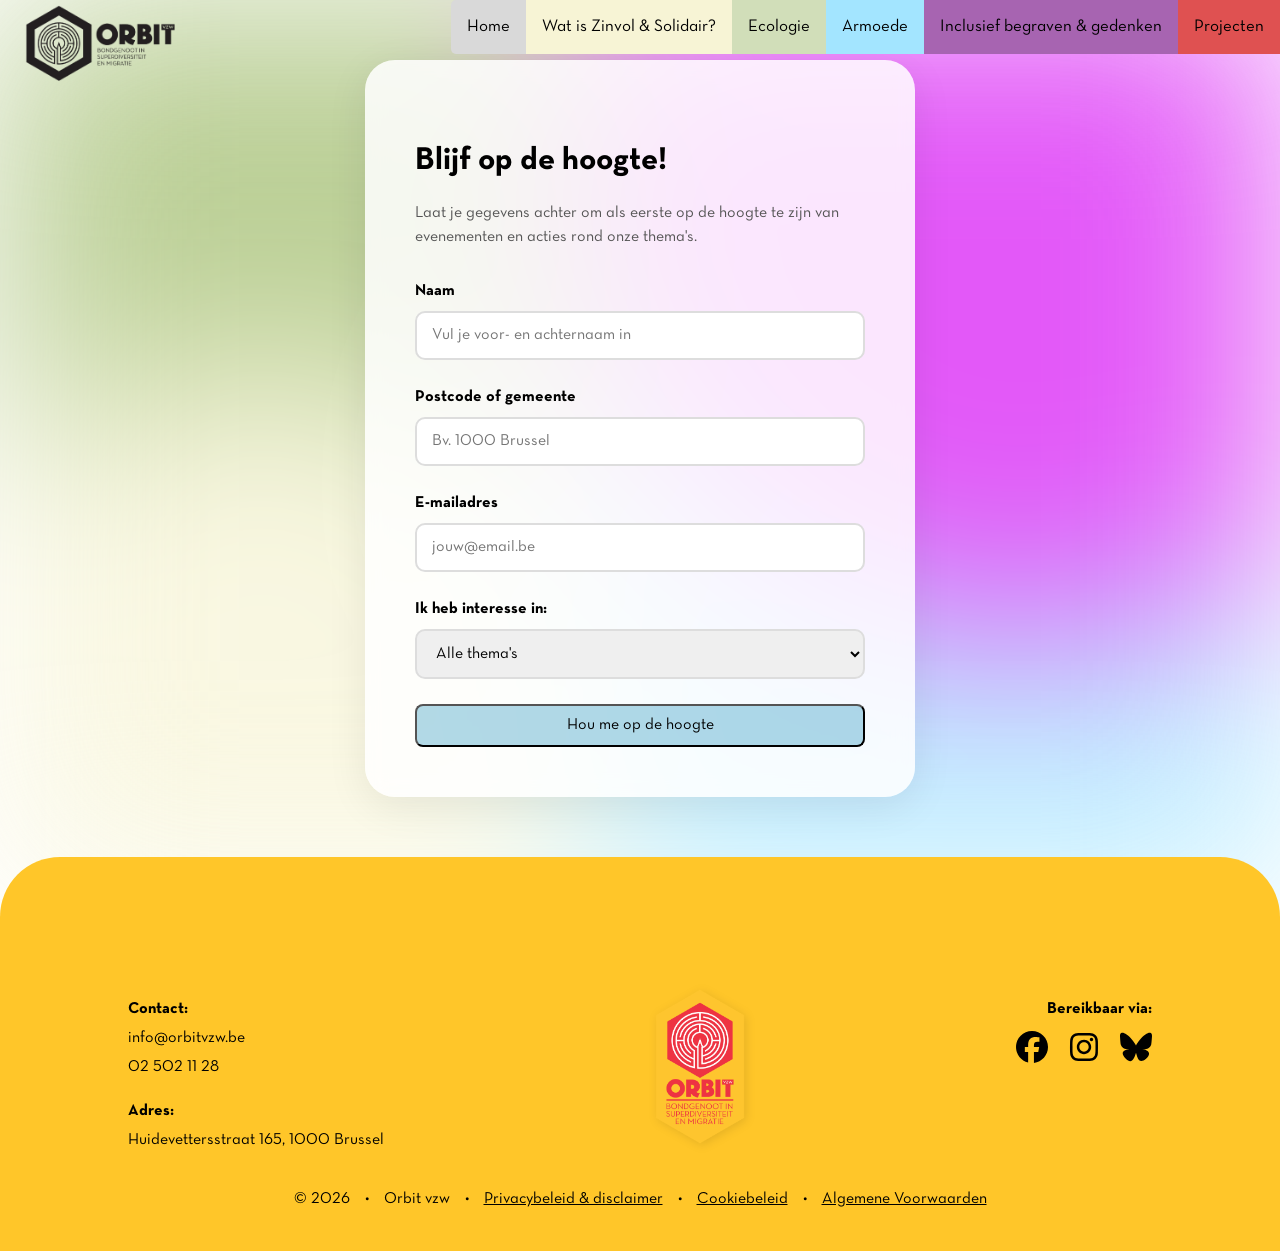
<file: form.html>
<!DOCTYPE html>
<html lang="en">
<head>
    <meta charset="UTF-8">
    <meta name="viewport" content="width=device-width, initial-scale=1.0">
    <title>Inschrijvingsformulier</title>
    <link rel="stylesheet" href="style/style.css">
    <script src="main.js" defer></script>
        <link rel="icon" href="https://www.orbitvzw.be/wp-content/uploads/2022/07/cropped-favicon-orbit-32x32.png" sizes="32x32"/>
        <link rel="icon" href="https://www.orbitvzw.be/wp-content/uploads/2022/07/cropped-favicon-orbit-192x192.png" sizes="192x192"/>
        <link rel="apple-touch-icon" href="https://www.orbitvzw.be/wp-content/uploads/2022/07/cropped-favicon-orbit-180x180.png"/>
        <meta name="msapplication-TileImage" content="https://www.orbitvzw.be/wp-content/uploads/2022/07/cropped-favicon-orbit-270x270.png"/>
</head>

<body>
      <!-- Navigatie -->
    <nav class="nav">
        <div class="logo">
            <a href="index.html"><img src="assets/logo.png"></a>
        </div>

        <div class="hamburger" id="hamburger">
            <span></span>
            <span></span>
            <span></span>
        </div>
        <div class="nav-links" id="nav-links">
            <a id="home" href="index.html">Home</a>
            <a href="zinvol.html" id="zinvol">Wat is Zinvol & Solidair?</a>
            <a href="ecologie.html" id="ecologie">Ecologie</a>
            <a href="armoede.html" id="armoede">Armoede</a>
            <a href="begraven.html" id="begraven">Inclusief begraven & gedenken</a>
            <a href="projecten.html" id="projecten">Projecten</a>
        </div>
    </nav>

    <canvas id="bg-canvas"></canvas>

        <div class="form-container">
            <div class="form-card">
                <h2>Blijf op de hoogte!</h2>
                <p>Laat je gegevens achter om als eerste op de hoogte te zijn van evenementen en acties rond onze thema's.</p>
                
                <form id="orbitForm">
                    <div class="input-group">
                        <label for="naam">Naam</label>
                        <input type="text" id="naam" placeholder="Vul je voor- en achternaam in" required>
                    </div>

                    <div class="input-group">
                        <label for="postcode">Postcode of gemeente</label>
                        <input type="text" id="postcode" placeholder="Bv. 1000 Brussel" required>
                    </div>
                    
                    <div class="input-group">
                        <label for="email">E-mailadres</label>
                        <input type="email" id="email" placeholder="jouw@email.be" required>
                    </div>

                    <div class="input-group">
                        <label for="interesse">Ik heb interesse in:</label>
                        <select id="interesse">
                            <option value="alles">Alle thema's</option>
                            <option value="armoede">Armoede</option>
                            <option value="ecologie">Ecologie</option>
                            <option value="begraven">Inclusief begraven & gedenken</option>
                        </select>
                    </div>

                    <button type="submit" class="btn-actie" style="width: 100%; text-align: center; font-family: 'Neutra'; background-color: rgba(0, 129, 180, 0.3);">Hou me op de hoogte</button>
                    
                    <p id="success-msg" class="hidden-msg">Bedankt! Je gegevens zijn lokaal opgeslagen.</p>
                </form>
            </div>
        </div>

<div class="footer-back" style="background-image: url('assets/footerimg.png');">
    <footer>
        <div class="contact-data">
            <p><strong>Contact:</strong></p>
            <ul>
                <li><a href="mailto:info@orbitvzw.be">info@orbitvzw.be</a></li>
                <li>02 502 11 28</li>
            </ul>
            <p><strong>Adres:</strong></p>
            <ul>
                <li>Huidevettersstraat 165, 1000 Brussel</li>
            </ul>
        </div>

        <div class="footer-logo">
            <img src="assets/redlogo.png">
        </div>
        
        <div class="accessibility">
            <p><strong>Bereikbaar via:</strong></p>
            <div class="media">
                <a href="https://www.facebook.com/ORBITvzw" class="social-icon">
                    <svg xmlns="http://www.w3.org/2000/svg" viewBox="0 0 512 512"><path d="M512 256C512 114.6 397.4 0 256 0S0 114.6 0 256C0 376 82.7 476.8 194.2 504.5V334.2H141.4V256h52.8V222.3c0-87.1 39.4-127.5 125-127.5c16.2 0 44.2 3.2 55.7 6.4V172c-6-.6-16.5-1-29.6-1c-42 0-58.2 15.9-58.2 57.2V256h83.6l-14.4 78.2H287V510.1C413.8 494.8 512 386.9 512 256h0z"></path></svg>
                </a>
                <a href="https://www.instagram.com/orbit_vzw_/" class="social-icon">
                    <svg xmlns="http://www.w3.org/2000/svg" viewBox="0 0 448 512"><path d="M224.1 141c-63.6 0-114.9 51.3-114.9 114.9s51.3 114.9 114.9 114.9S339 319.5 339 255.9 287.7 141 224.1 141zm0 189.6c-41.1 0-74.7-33.5-74.7-74.7s33.5-74.7 74.7-74.7 74.7 33.5 74.7 74.7-33.6 74.7-74.7 74.7zm146.4-194.3c0 14.9-12 26.8-26.8 26.8-14.9 0-26.8-12-26.8-26.8s12-26.8 26.8-26.8 26.8 12 26.8 26.8zm76.1 27.2c-1.7-35.9-9.9-67.7-36.2-93.9-26.2-26.2-58-34.4-93.9-36.2-37-2.1-147.9-2.1-184.9 0-35.8 1.7-67.6 9.9-93.9 36.1s-34.4 58-36.2 93.9c-2.1 37-2.1 147.9 0 184.9 1.7 35.9 9.9 67.7 36.2 93.9s58 34.4 93.9 36.2c37 2.1 147.9 2.1 184.9 0 35.9-1.7 67.7-9.9 93.9-36.2 26.2-26.2 34.4-58 36.2-93.9 2.1-37 2.1-147.8 0-184.8zM398.8 388c-7.8 19.6-22.9 34.7-42.6 42.6-29.5 11.7-99.5 9-132.1 9s-102.7 2.6-132.1-9c-19.6-7.8-34.7-22.9-42.6-42.6-11.7-29.5-9-99.5-9-132.1s-2.6-102.7 9-132.1c7.8-19.6 22.9-34.7 42.6-42.6 29.5-11.7 99.5-9 132.1-9s102.7-2.6 132.1 9c19.6 7.8 34.7 22.9 42.6 42.6 11.7 29.5 9 99.5 9 132.1s2.7 102.7-9 132.1z"></path></svg>
                </a>
                <a href="https://bsky.app/profile/orbitvzw.bsky.social" class="social-icon">
                    <svg viewBox="0 0 24 24" xmlns="http://www.w3.org/2000/svg"><path d="M12 10.8c-1.087-2.114-4.046-6.053-6.798-7.995C2.566.944 1.561 1.266.902 1.565.139 1.908 0 3.08 0 3.768c0 .69.378 5.65.624 6.479.815 2.736 3.713 3.66 6.383 3.364.136-.02.275-.039.415-.056-.138.022-.276.04-.415.056-3.912.58-7.387 2.005-2.83 7.078 5.013 5.19 6.87-1.113 7.823-4.308.953 3.195 2.05 9.271 7.733 4.308 4.267-4.308 1.172-6.498-2.74-7.078a8.741 8.741 0 0 1-.415-.056c.14.017.279.036.415.056 2.67.297 5.568-.628 6.383-3.364.246-.828.624-5.79.624-6.478 0-.69-.139-1.861-.902-2.206-.659-.298-1.664-.62-4.3 1.24C16.046 4.748 13.087 8.687 12 10.8Z"></path></svg>
                </a>
            </div>
        </div>
    </footer>
    
<div class="page-data">
        <ul>
            <li>© 2026</li>
            <li>Orbit vzw</li>
            <li><a href="#">Privacybeleid & disclaimer</a></li>
            <li><a href="#">Cookiebeleid</a></li>
            <li><a href="#">Algemene Voorwaarden</a></li>
        </ul>
    </div>
</div>
</body>
</html>
</file>
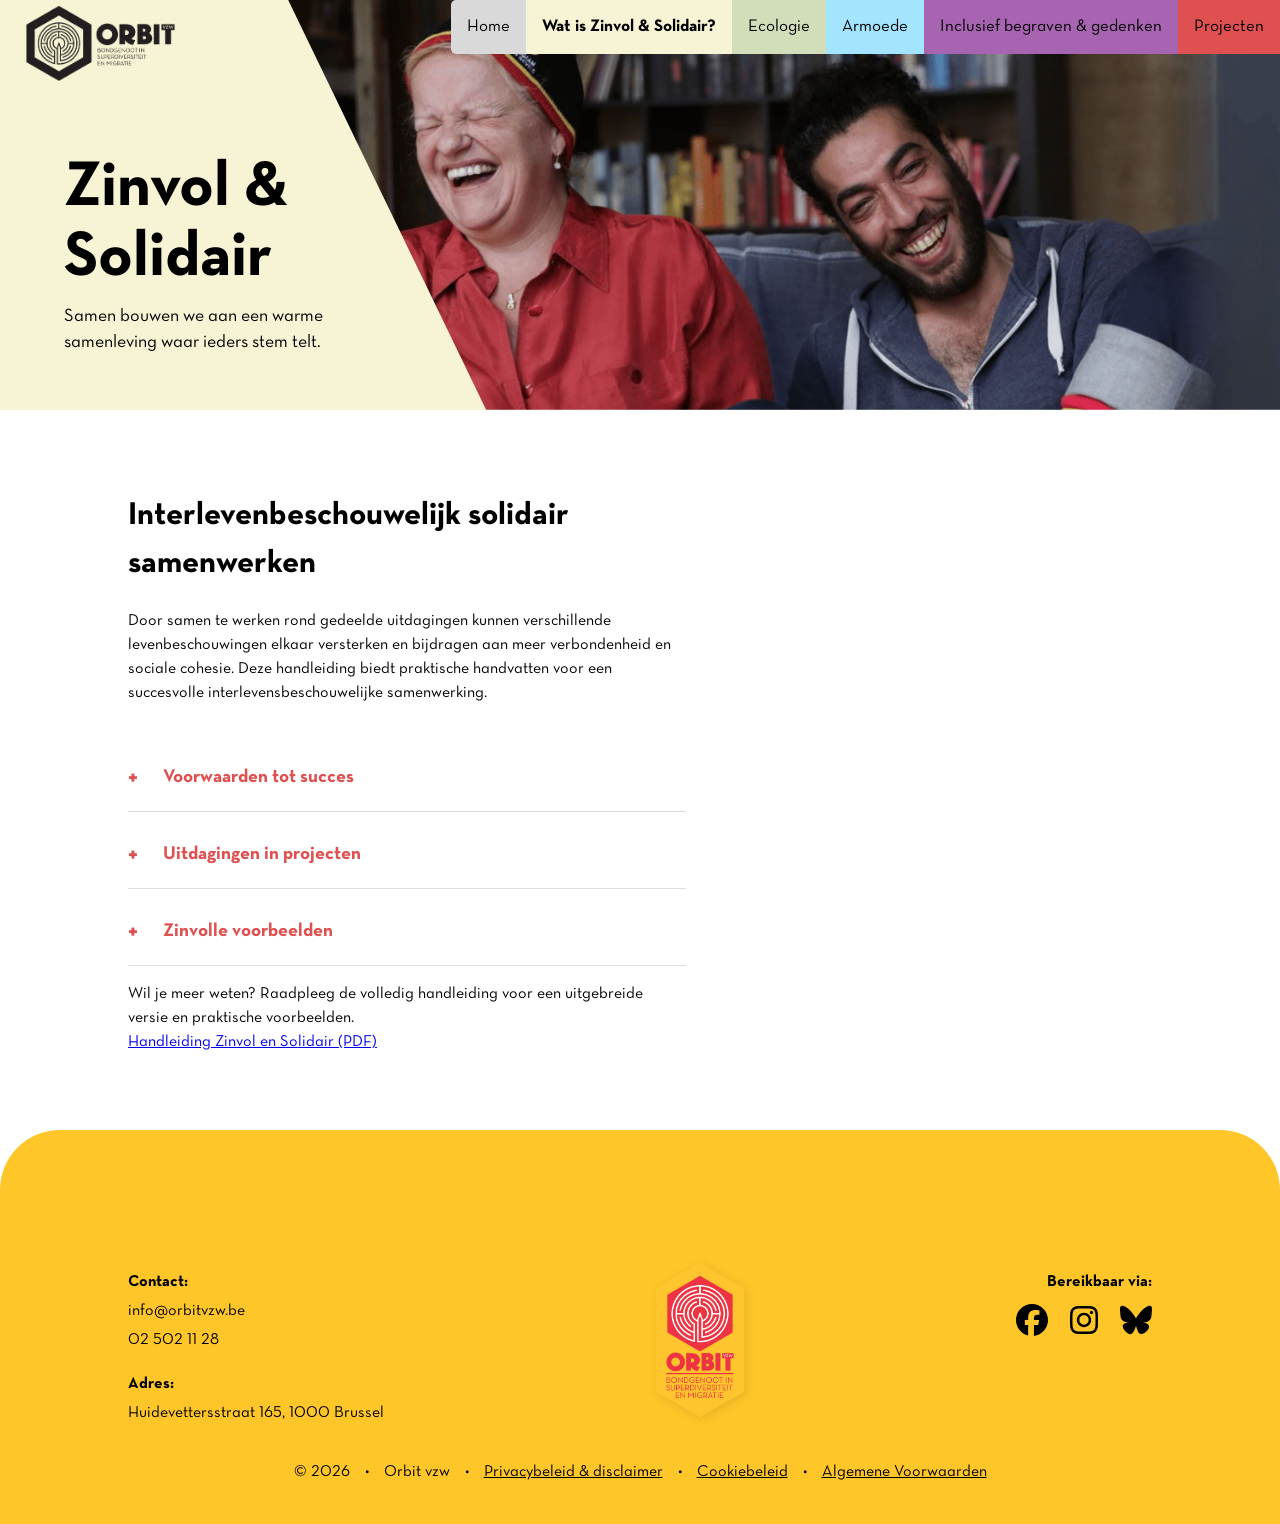
<file: zinvol.html>
<!DOCTYPE html>
<html lang="en">
	<head>
		<meta charset="UTF-8" />
		<meta name="viewport" content="width=device-width, initial-scale=1.0" />
		<title>Wat is Zinvol & Solidair?</title>
	    <link rel="stylesheet" href="style/style.css">
		<script src="main.js" defer></script>
        <link rel="icon" href="https://www.orbitvzw.be/wp-content/uploads/2022/07/cropped-favicon-orbit-32x32.png" sizes="32x32"/>
        <link rel="icon" href="https://www.orbitvzw.be/wp-content/uploads/2022/07/cropped-favicon-orbit-192x192.png" sizes="192x192"/>
        <link rel="apple-touch-icon" href="https://www.orbitvzw.be/wp-content/uploads/2022/07/cropped-favicon-orbit-180x180.png"/>
        <meta name="msapplication-TileImage" content="https://www.orbitvzw.be/wp-content/uploads/2022/07/cropped-favicon-orbit-270x270.png"/>
	</head>

	<body>
		<!-- Navigatie -->
    <nav class="nav">
        <div class="logo">
            <a href="index.html"><img src="assets/logo.png"></a>
        </div>

        <div class="hamburger" id="hamburger">
            <span></span>
            <span></span>
            <span></span>
        </div>
        <div class="nav-links" id="nav-links">
            <a id="home" href="index.html">Home</a>
            <a class="active href="zinvol.html" id="zinvol">Wat is Zinvol & Solidair?</a>
            <a href="ecologie.html" id="ecologie">Ecologie</a>
            <a href="armoede.html" id="armoede">Armoede</a>
            <a href="begraven.html" id="begraven">Inclusief begraven & gedenken</a>
            <a href="projecten.html" id="projecten">Projecten</a>
        </div>
    </nav>
		
        <div class="mySlides">
            <div class="rect-slider">
                <svg preserveAspectRatio="none" xmlns="http://www.w3.org/2000/svg" viewBox="0 0 456 647" fill="none">
                <path d="M456 647L270.18 0H-61V647H456Z" fill="#F7F4D5"/>
                </svg>
            </div>
            <img src="assets/zinvol.jpg" style="width:100%">
            
            <div class="slider-content">
                <h2>Zinvol & Solidair</h2>
                <p>Samen bouwen we aan een warme samenleving waar ieders stem telt.</p>
            </div>
        </div>

    <div class="zinvol-container">
        
        <div class="zinvol-text">
            <h1>Interlevenbeschouwelijk solidair samenwerken</h1>
            <p>
                Door samen te werken rond gedeelde uitdagingen kunnen verschillende
                levenbeschouwingen elkaar versterken en bijdragen aan meer verbondenheid
                en sociale cohesie. Deze handleiding biedt praktische handvatten voor een
                succesvolle interlevensbeschouwelijke samenwerking.
            </p>

            <div class="accordion">
                <div class="accordion-item">
                    <h3 class="accordion-header"><span class="icon">+</span> Voorwaarden tot succes</h3>
                    <div class="accordion-content">
                        <p>Interlevensbeschouwelijk samenwerking groeit vanuit vertrouwen, inclusie
                        en gedeelde waarden. Door samen te werken, toegankelijk te communiceren en
                        ruimte te geven aan verschillende noden, ontstaat een sterke en duurzame
                        verbinding tussen gemeenschappen.</p>
                    </div>
                </div>

                <div class="accordion-item">
                    <h3 class="accordion-header"><span class="icon">+</span> Uitdagingen in projecten</h3>
                    <div class="accordion-content">
                        <p>Interlevensbeschouwelijk samenwerking brengt ook uitdagingen met zich mee.
                        Wantrouwen, vooroordelen en sociale drempels kunnen participatie
                        bemoeilijken, terwijl verschillen in middelen, organisatievormen en
                        verwachtingen extra aandacht vragen. Door ruimte te maken voor diverse
                        gemeenschappen en te investeren in duurzame samenwerking, kan er gewerkt
                        worden aan een blijvende en positieve impact.</p>
                    </div>
                </div>

                <div class="accordion-item">
                    <h3 class="accordion-header"><span class="icon">+</span> Zinvolle voorbeelden</h3>
                    <div class="accordion-content">
                        <ol>
                            <li>In Gent zingen enkele levensbeschouwingen samen met nieuwkomers,
                            bezoekers van psychiatrisch ziekenhuis Guislain en mensen in armoede. De
                            bedoeling is om de paar maanden samen te komen en een reizende
                            zingkaravaan in de buurt te worden.</li>
                            <li>In Brussel zullen enkele levensbeschouwingen een kraampjesmarkt
                            organiseren waarvan de opbrengst naar de Warmste Week/Viva for Life gaat.</li>
                            <li>In Oudenaarde bestaat een interlevensbeschouwelijke wandeling die focust
                            op natuurbeleving en natuurbehoud van uit gemeenschappelijke
                            levensbeschouwelijke waarden.</li>
                        </ol>
                    </div>
                </div>
				<p>Wil je meer weten? Raadpleeg de volledig handleiding voor een uitgebreide
                        versie en praktische voorbeelden.<br>
                        <a href="assets/Handleiding-Zinvol-en-Solidair.pdf">Handleiding Zinvol en Solidair (PDF)</a></p>
            </div> </div>

        <div class="zinvol-video">
            <iframe 
                width="100%" 
                style="aspect-ratio: 16 / 9; border-radius: 10px;" 
                src="https://www.youtube.com/embed/-EvjZF8lVWI?si=wGKzGrFgJj8zulw4" 
                title="Interview Zinvol & Solidair" 
                frameborder="0" 
                allow="accelerometer; autoplay; clipboard-write; encrypted-media; gyroscope; picture-in-picture; web-share" 
                allowfullscreen>
            </iframe>
    </div>

    </div>

<div class="footer-back" style="background-image: url('assets/footerimg.png');">
    <footer>
        <div class="contact-data">
            <p><strong>Contact:</strong></p>
            <ul>
                <li><a href="mailto:info@orbitvzw.be">info@orbitvzw.be</a></li>
                <li>02 502 11 28</li>
            </ul>
            <p><strong>Adres:</strong></p>
            <ul>
                <li>Huidevettersstraat 165, 1000 Brussel</li>
            </ul>
        </div>

        <div class="footer-logo">
            <img src="assets/redlogo.png">
        </div>
        
        <div class="accessibility">
            <p><strong>Bereikbaar via:</strong></p>
            <div class="media">
                <a href="https://www.facebook.com/ORBITvzw" class="social-icon">
                    <svg xmlns="http://www.w3.org/2000/svg" viewBox="0 0 512 512"><path d="M512 256C512 114.6 397.4 0 256 0S0 114.6 0 256C0 376 82.7 476.8 194.2 504.5V334.2H141.4V256h52.8V222.3c0-87.1 39.4-127.5 125-127.5c16.2 0 44.2 3.2 55.7 6.4V172c-6-.6-16.5-1-29.6-1c-42 0-58.2 15.9-58.2 57.2V256h83.6l-14.4 78.2H287V510.1C413.8 494.8 512 386.9 512 256h0z"></path></svg>
                </a>
                <a href="https://www.instagram.com/orbit_vzw_/" class="social-icon">
                    <svg xmlns="http://www.w3.org/2000/svg" viewBox="0 0 448 512"><path d="M224.1 141c-63.6 0-114.9 51.3-114.9 114.9s51.3 114.9 114.9 114.9S339 319.5 339 255.9 287.7 141 224.1 141zm0 189.6c-41.1 0-74.7-33.5-74.7-74.7s33.5-74.7 74.7-74.7 74.7 33.5 74.7 74.7-33.6 74.7-74.7 74.7zm146.4-194.3c0 14.9-12 26.8-26.8 26.8-14.9 0-26.8-12-26.8-26.8s12-26.8 26.8-26.8 26.8 12 26.8 26.8zm76.1 27.2c-1.7-35.9-9.9-67.7-36.2-93.9-26.2-26.2-58-34.4-93.9-36.2-37-2.1-147.9-2.1-184.9 0-35.8 1.7-67.6 9.9-93.9 36.1s-34.4 58-36.2 93.9c-2.1 37-2.1 147.9 0 184.9 1.7 35.9 9.9 67.7 36.2 93.9s58 34.4 93.9 36.2c37 2.1 147.9 2.1 184.9 0 35.9-1.7 67.7-9.9 93.9-36.2 26.2-26.2 34.4-58 36.2-93.9 2.1-37 2.1-147.8 0-184.8zM398.8 388c-7.8 19.6-22.9 34.7-42.6 42.6-29.5 11.7-99.5 9-132.1 9s-102.7 2.6-132.1-9c-19.6-7.8-34.7-22.9-42.6-42.6-11.7-29.5-9-99.5-9-132.1s-2.6-102.7 9-132.1c7.8-19.6 22.9-34.7 42.6-42.6 29.5-11.7 99.5-9 132.1-9s102.7-2.6 132.1 9c19.6 7.8 34.7 22.9 42.6 42.6 11.7 29.5 9 99.5 9 132.1s2.7 102.7-9 132.1z"></path></svg>
                </a>
                <a href="https://bsky.app/profile/orbitvzw.bsky.social" class="social-icon">
                    <svg viewBox="0 0 24 24" xmlns="http://www.w3.org/2000/svg"><path d="M12 10.8c-1.087-2.114-4.046-6.053-6.798-7.995C2.566.944 1.561 1.266.902 1.565.139 1.908 0 3.08 0 3.768c0 .69.378 5.65.624 6.479.815 2.736 3.713 3.66 6.383 3.364.136-.02.275-.039.415-.056-.138.022-.276.04-.415.056-3.912.58-7.387 2.005-2.83 7.078 5.013 5.19 6.87-1.113 7.823-4.308.953 3.195 2.05 9.271 7.733 4.308 4.267-4.308 1.172-6.498-2.74-7.078a8.741 8.741 0 0 1-.415-.056c.14.017.279.036.415.056 2.67.297 5.568-.628 6.383-3.364.246-.828.624-5.79.624-6.478 0-.69-.139-1.861-.902-2.206-.659-.298-1.664-.62-4.3 1.24C16.046 4.748 13.087 8.687 12 10.8Z"></path></svg>
                </a>
            </div>
        </div>
    </footer>
    
<div class="page-data">
        <ul>
            <li>© 2026</li>
            <li>Orbit vzw</li>
            <li><a href="#">Privacybeleid & disclaimer</a></li>
            <li><a href="#">Cookiebeleid</a></li>
            <li><a href="#">Algemene Voorwaarden</a></li>
        </ul>
    </div>
</div>
	</body>
</html>
</file>
<file: style/style.css>
@import url("global.css");
@import url("typo.css");
@import url("slideshow.css");
@import url("form.css");
@import url("project.css");
@import url("topics.css");
</file>
